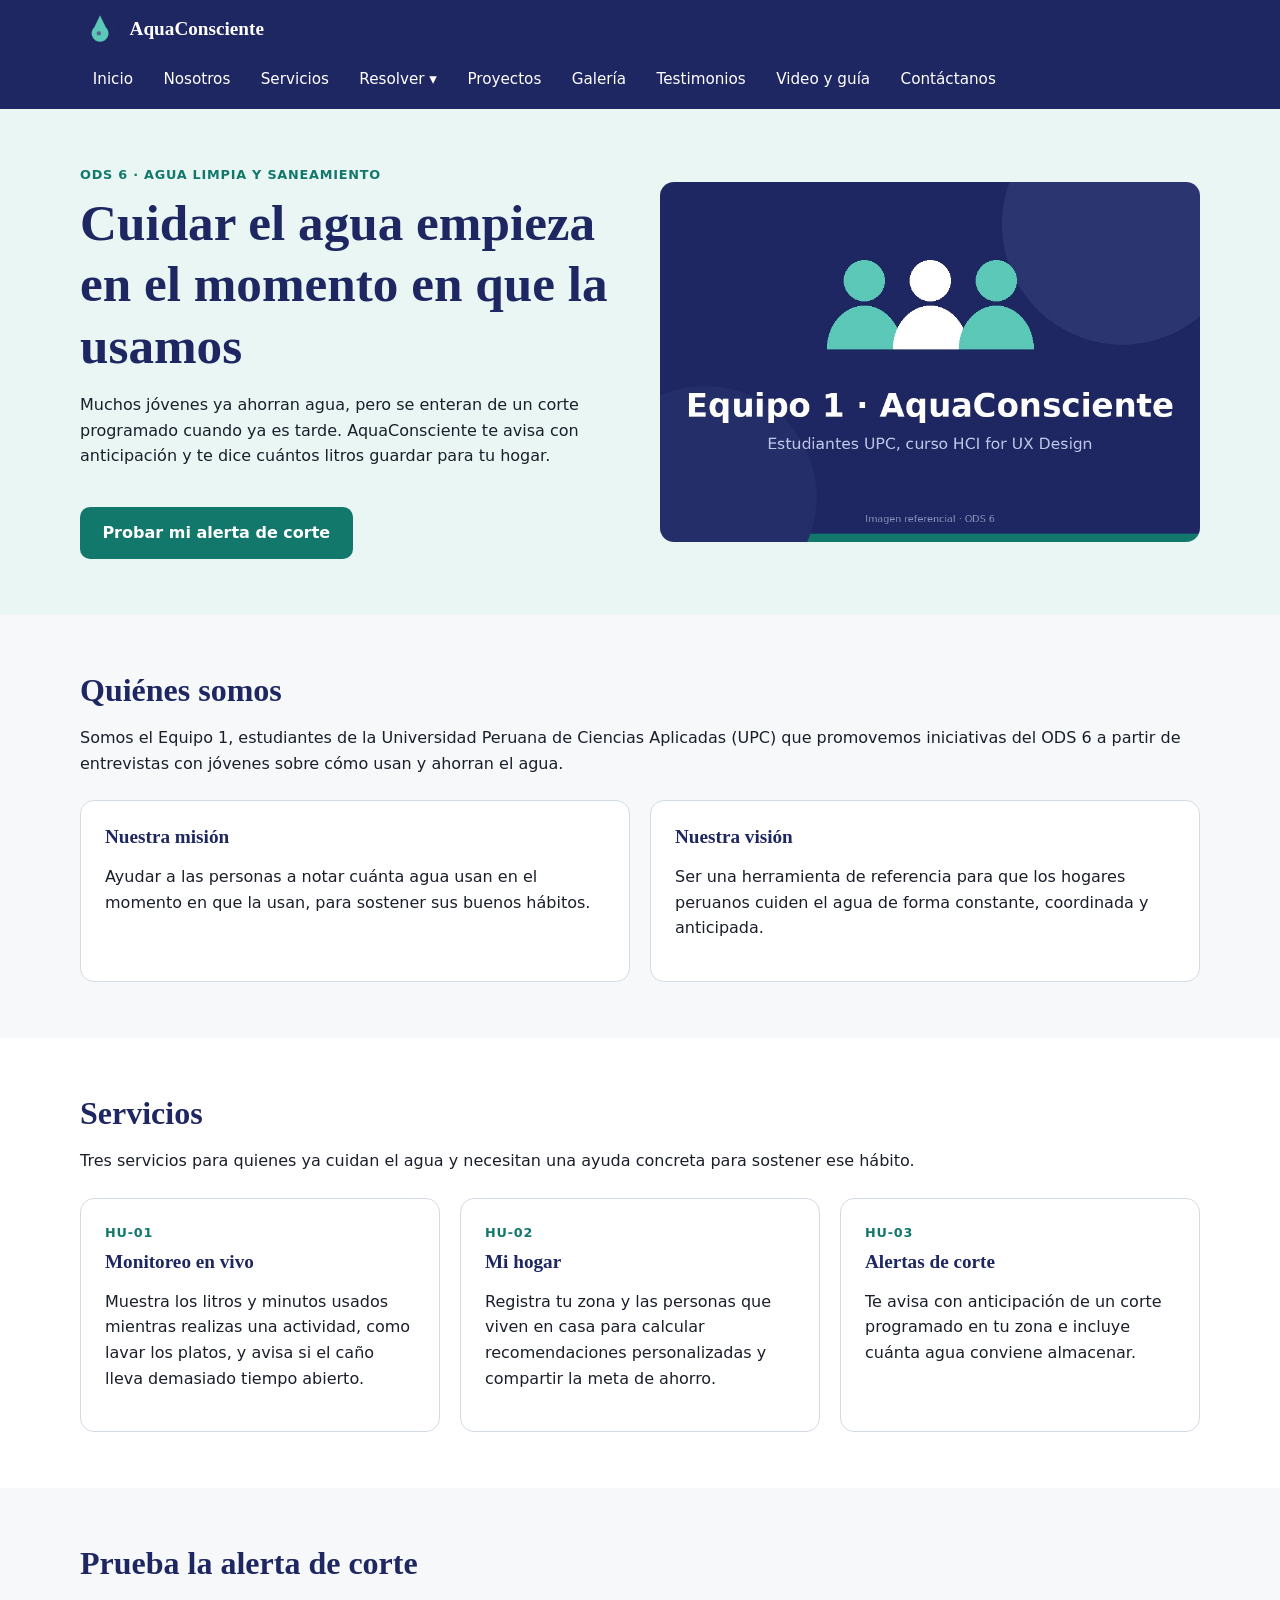
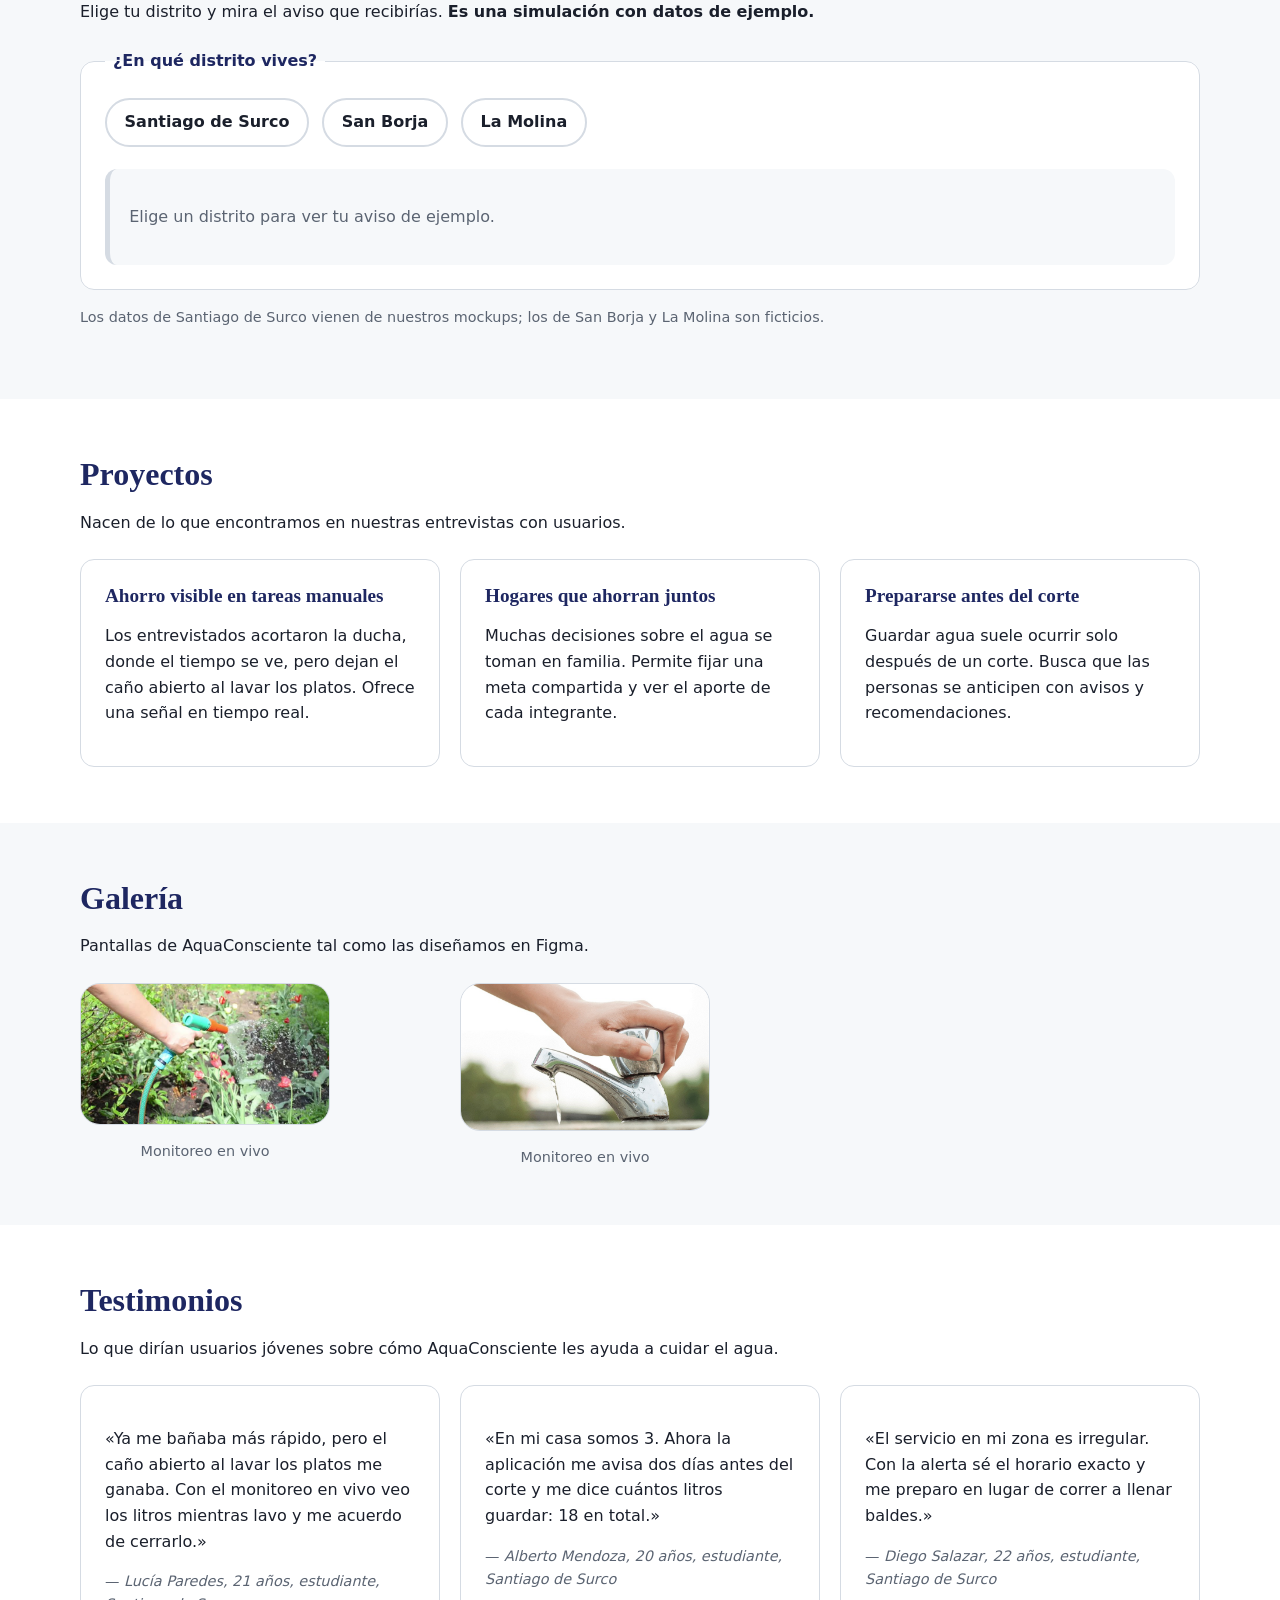
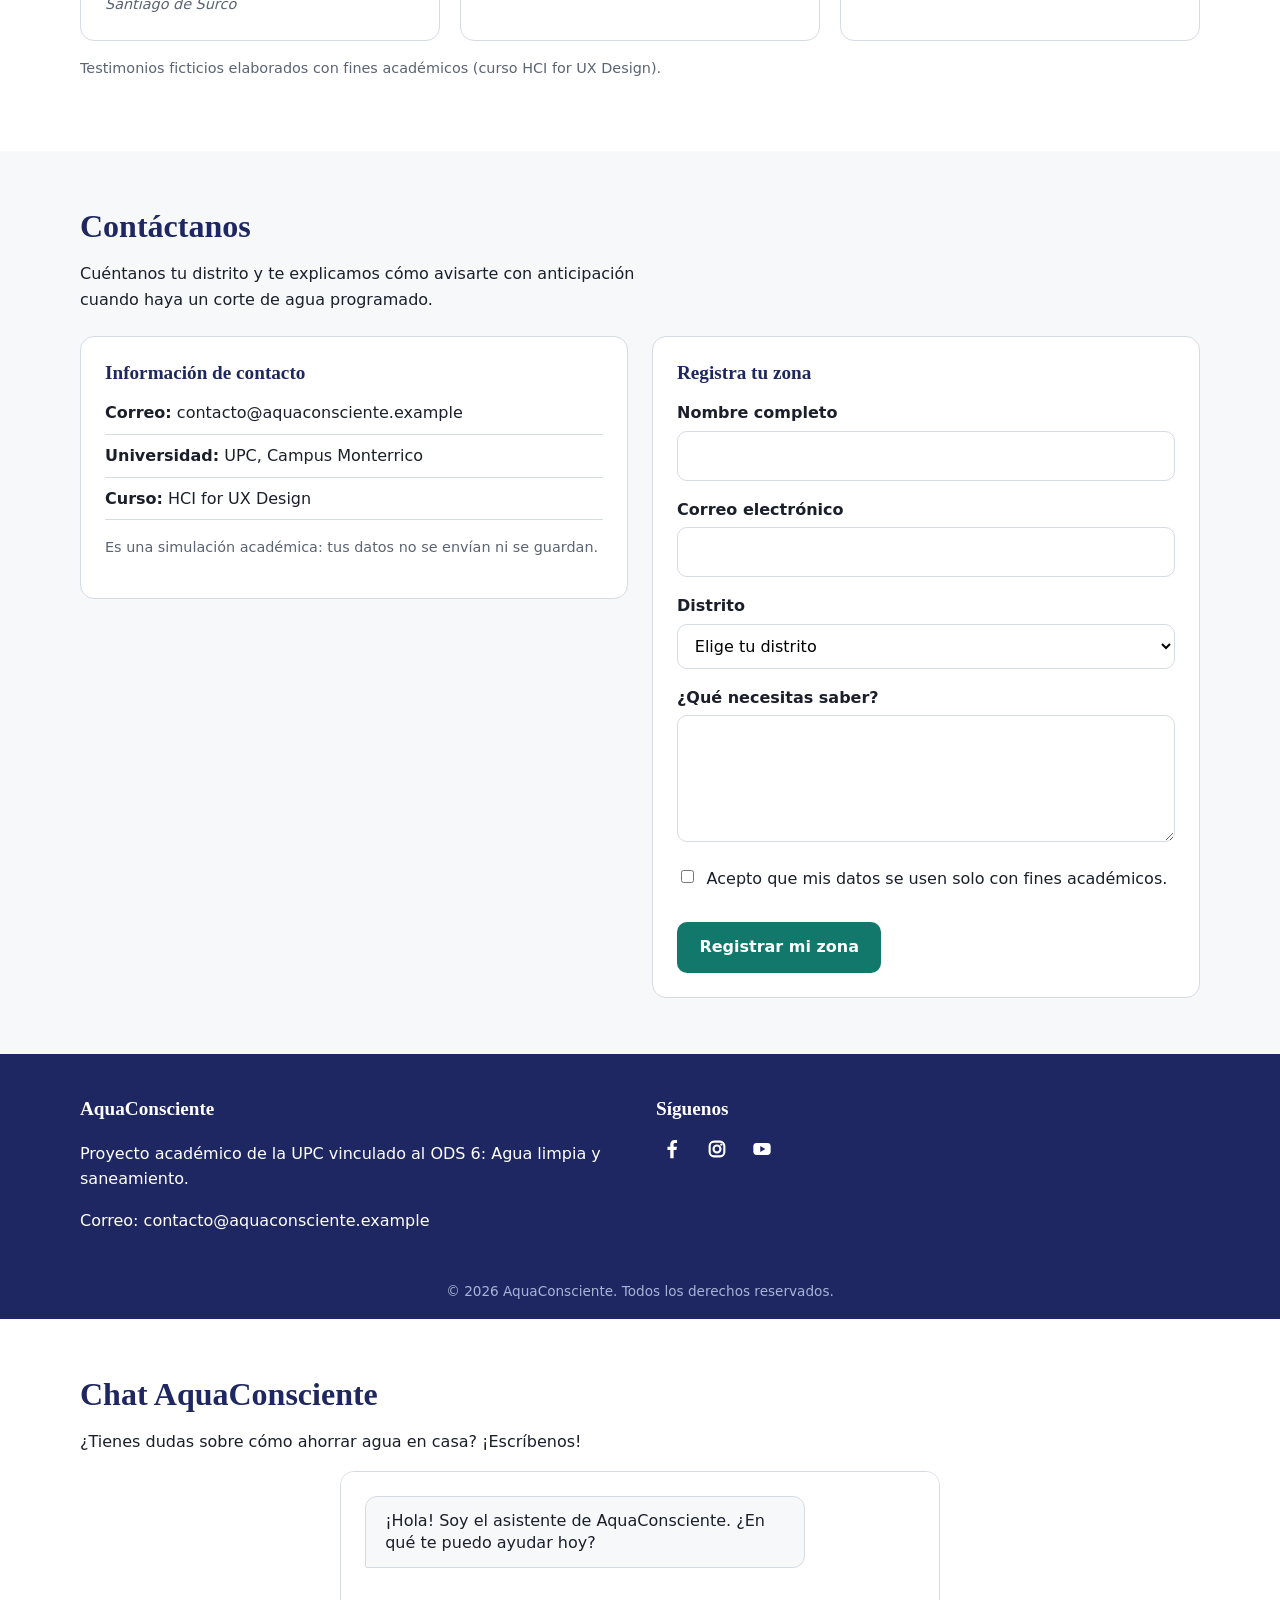
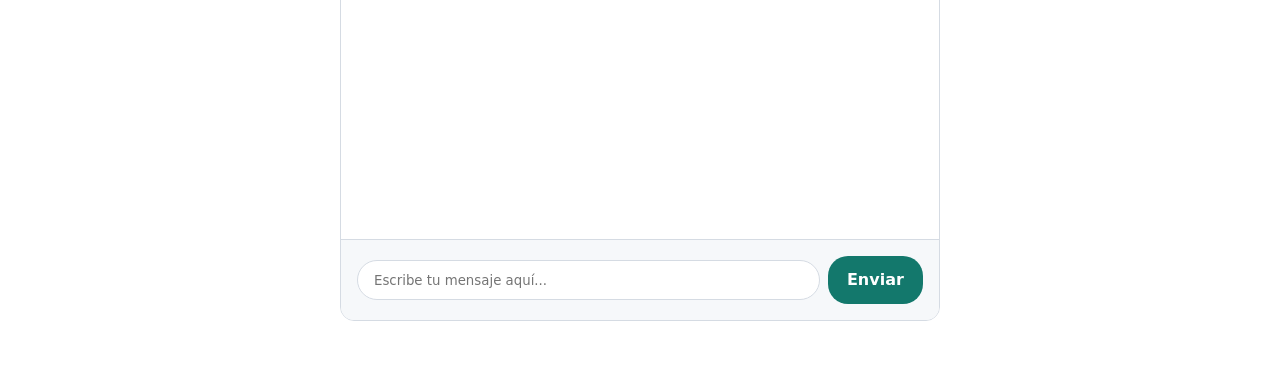
<file: web_site/index.html>
<!DOCTYPE html>
<html lang="es">
<head>
  <meta charset="UTF-8">
  <!-- PASO 1: viewport, hoja de estilos y favicon -->
  <meta name="viewport" content="width=device-width, initial-scale=1.0">
  <title>AquaConsciente | ODS 6: Agua limpia y saneamiento</title>
  <link rel="stylesheet" href="css/estilos.css">
  <link rel="icon" type="image/svg+xml" href="iconos/favicon.svg">
  <!-- Vinculación del JavaScript -->
  <script src="js/main.js" defer></script>
</head>
<body>
  <!-- PASO 3: encabezado fijo con menú horizontal y desplegable vertical -->
  <header class="cabecera">
    <div class="contenedor barra">
      <a class="marca" href="index.html">
        <img src="imagenes/logo.png" alt="Logotipo de AquaConsciente: una gota de agua" width="40" height="40">
        <span>AquaConsciente</span>
      </a>
      <nav aria-label="Navegación principal">
        <ul class="menu">
          <li><a href="index.html#inicio">Inicio</a></li>
          <li><a href="index.html#nosotros">Nosotros</a></li>
          <li><a href="index.html#servicios">Servicios</a></li>
          <li>
            <!-- Desplegable vertical: funciona con clic, Enter y toque -->
            <details class="desplegable">
              <summary>Resolver</summary>
              <ul class="submenu">
                <li><a href="index.html#orientador">Ver mi alerta de corte</a></li>
                <li><a href="index.html#contacto">Registrar mi zona</a></li>
              </ul>
            </details>
          </li>
          <li><a href="index.html#proyectos">Proyectos</a></li>
          <li><a href="index.html#galeria">Galería</a></li>
          <li><a href="index.html#testimonios">Testimonios</a></li>
          <li><a href="recursos.html">Video y guía</a></li>
          <li><a href="index.html#contacto">Contáctanos</a></li>
        </ul>
      </nav>
    </div>
  </header>

  <main>

    <!-- PASO 4: imagen y texto en dos columnas (problema + solución) -->
    <section id="inicio" class="seccion hero">
      <div class="contenedor dos-columnas">
        <div>
          <p class="etiqueta">ODS 6 · Agua limpia y saneamiento</p>
          <h1>Cuidar el agua empieza en el momento en que la usamos</h1>
          <p>
            Muchos jóvenes ya ahorran agua, pero se enteran de un corte
            programado cuando ya es tarde. AquaConsciente te avisa con
            anticipación y te dice cuántos litros guardar para tu hogar.
          </p>
          <a class="boton" href="#orientador">Probar mi alerta de corte</a>
        </div>
        <img class="foto" src="imagenes/nosotros.jpg"
             alt="Equipo 1 de AquaConsciente, estudiantes de la UPC, junto a una gota de agua">
      </div>
    </section>

    <!-- QUIÉNES SOMOS -->
    <section id="nosotros" class="seccion fondo-claro">
      <div class="contenedor">
        <h2>Quiénes somos</h2>
        <p>
          Somos el Equipo 1, estudiantes de la Universidad Peruana de Ciencias
          Aplicadas (UPC) que promovemos iniciativas del ODS 6 a partir de
          entrevistas con jóvenes sobre cómo usan y ahorran el agua.
        </p>
        <div class="tarjetas dos">
          <article class="tarjeta">
            <h3>Nuestra misión</h3>
            <p>Ayudar a las personas a notar cuánta agua usan en el momento en que la usan, para sostener sus buenos hábitos.</p>
          </article>
          <article class="tarjeta">
            <h3>Nuestra visión</h3>
            <p>Ser una herramienta de referencia para que los hogares peruanos cuiden el agua de forma constante, coordinada y anticipada.</p>
          </article>
        </div>
      </div>
    </section>

    <!-- SERVICIOS: una tarjeta por Historia de Usuario -->
    <section id="servicios" class="seccion">
      <div class="contenedor">
        <h2>Servicios</h2>
        <p>Tres servicios para quienes ya cuidan el agua y necesitan una ayuda concreta para sostener ese hábito.</p>
        <div class="tarjetas">
          <article class="tarjeta">
            <p class="etiqueta">HU-01</p>
            <h3>Monitoreo en vivo</h3>
            <p>Muestra los litros y minutos usados mientras realizas una actividad, como lavar los platos, y avisa si el caño lleva demasiado tiempo abierto.</p>
          </article>
          <article class="tarjeta">
            <p class="etiqueta">HU-02</p>
            <h3>Mi hogar</h3>
            <p>Registra tu zona y las personas que viven en casa para calcular recomendaciones personalizadas y compartir la meta de ahorro.</p>
          </article>
          <article class="tarjeta">
            <p class="etiqueta">HU-03</p>
            <h3>Alertas de corte</h3>
            <p>Te avisa con anticipación de un corte programado en tu zona e incluye cuánta agua conviene almacenar.</p>
          </article>
        </div>
      </div>
    </section>

    <!-- PASO 5: ORIENTADOR (primera interacción, solo HTML y CSS) -->
    <section id="orientador" class="seccion fondo-claro">
      <div class="contenedor">
        <h2>Prueba la alerta de corte</h2>
        <p>Elige tu distrito y mira el aviso que recibirías. <strong>Es una simulación con datos de ejemplo.</strong></p>

        <fieldset class="orientador">
          <legend>¿En qué distrito vives?</legend>

          <!-- Cada radio tiene un id distinto y el mismo name: se elige uno a la vez -->
          <input type="radio" name="distrito" id="surco">
          <label for="surco">Santiago de Surco</label>

          <input type="radio" name="distrito" id="borja">
          <label for="borja">San Borja</label>

          <input type="radio" name="distrito" id="molina">
          <label for="molina">La Molina</label>

          <!-- Los paneles deben ser hermanos de los radios para que funcione :checked ~ -->
          <div class="resultados">
            <div class="respuesta inicial">
              <p>Elige un distrito para ver tu aviso de ejemplo.</p>
            </div>

            <div class="respuesta surco">
              <p class="alerta-tag">Corte programado · En 2 días</p>
              <h3>Urb. Las Gardenias, Santiago de Surco</h3>
              <ul>
                <li><strong>Fecha:</strong> jueves 22 de mayo</li>
                <li><strong>Horario estimado:</strong> 8:00 a. m. a 4:00 p. m.</li>
                <li><strong>Plan de preparación:</strong> guarda 18 litros (3 personas, 8 horas de corte).</li>
              </ul>
              <p>Usa recipientes limpios y con tapa. Prioriza agua para beber, cocinar e higiene.</p>
            </div>

            <div class="respuesta borja">
              <p class="alerta-tag">Corte programado · En 3 días</p>
              <h3>Zona de ejemplo, San Borja</h3>
              <ul>
                <li><strong>Fecha:</strong> viernes 23 de mayo</li>
                <li><strong>Horario estimado:</strong> 9:00 a. m. a 1:00 p. m.</li>
                <li><strong>Plan de preparación:</strong> guarda 12 litros (3 personas, 4 horas de corte).</li>
              </ul>
              <p>Llena los recipientes la noche anterior para no depender del horario.</p>
            </div>

            <div class="respuesta molina">
              <p class="alerta-tag ok">Sin cortes programados</p>
              <h3>La Molina</h3>
              <ul>
                <li><strong>Estado:</strong> sin cortes en los últimos 30 días.</li>
                <li><strong>Plan de preparación:</strong> no necesitas guardar agua por ahora.</li>
              </ul>
              <p>Registra tu zona abajo para que te avisemos si esto cambia.</p>
            </div>
          </div>
        </fieldset>
        <p class="nota">Los datos de Santiago de Surco vienen de nuestros mockups; los de San Borja y La Molina son ficticios.</p>
      </div>
    </section>

    <!-- PROYECTOS -->
    <section id="proyectos" class="seccion">
      <div class="contenedor">
        <h2>Proyectos</h2>
        <p>Nacen de lo que encontramos en nuestras entrevistas con usuarios.</p>
        <div class="tarjetas">
          <article class="tarjeta">
            <h3>Ahorro visible en tareas manuales</h3>
            <p>Los entrevistados acortaron la ducha, donde el tiempo se ve, pero dejan el caño abierto al lavar los platos. Ofrece una señal en tiempo real.</p>
          </article>
          <article class="tarjeta">
            <h3>Hogares que ahorran juntos</h3>
            <p>Muchas decisiones sobre el agua se toman en familia. Permite fijar una meta compartida y ver el aporte de cada integrante.</p>
          </article>
          <article class="tarjeta">
            <h3>Prepararse antes del corte</h3>
            <p>Guardar agua suele ocurrir solo después de un corte. Busca que las personas se anticipen con avisos y recomendaciones.</p>
          </article>
        </div>
      </div>
    </section>

    <!-- GALERÍA -->
    <section id="galeria" class="seccion fondo-claro">
      <div class="contenedor">
        <h2>Galería</h2>
        <p>Pantallas de AquaConsciente tal como las diseñamos en Figma.</p>
        <div class="galeria">
          <figure>
            <img src="imagenes/galeria-imagen-referencia.jpeg" alt="Pantalla de monitoreo en vivo con 4,2 litros usados lavando platos y una alerta por caño abierto">
            <figcaption>Monitoreo en vivo</figcaption>
          </figure>
          <figure>
            <img src="imagenes/galeria-imagen2-referencia.jpeg" alt="Pantalla de monitoreo en vivo con 4,2 litros usados lavando platos y una alerta por caño abierto">
            <figcaption>Monitoreo en vivo</figcaption>
          </figure>
        </div>
      </div>
    </section>

    <!-- TESTIMONIOS -->
    <section id="testimonios" class="seccion">
      <div class="contenedor">
        <h2>Testimonios</h2>
        <p>Lo que dirían usuarios jóvenes sobre cómo AquaConsciente les ayuda a cuidar el agua.</p>
        <div class="tarjetas">
          <article class="tarjeta">
            <blockquote>
              <p>«Ya me bañaba más rápido, pero el caño abierto al lavar los platos me ganaba. Con el monitoreo en vivo veo los litros mientras lavo y me acuerdo de cerrarlo.»</p>
              <footer>— <cite>Lucía Paredes, 21 años, estudiante, Santiago de Surco</cite></footer>
            </blockquote>
          </article>
          <article class="tarjeta">
            <blockquote>
              <p>«En mi casa somos 3. Ahora la aplicación me avisa dos días antes del corte y me dice cuántos litros guardar: 18 en total.»</p>
              <footer>— <cite>Alberto Mendoza, 20 años, estudiante, Santiago de Surco</cite></footer>
            </blockquote>
          </article>
          <article class="tarjeta">
            <blockquote>
              <p>«El servicio en mi zona es irregular. Con la alerta sé el horario exacto y me preparo en lugar de correr a llenar baldes.»</p>
              <footer>— <cite>Diego Salazar, 22 años, estudiante, Santiago de Surco</cite></footer>
            </blockquote>
          </article>
        </div>
        <p class="nota">Testimonios ficticios elaborados con fines académicos (curso HCI for UX Design).</p>
      </div>
    </section>

    <!-- CONTÁCTANOS -->
    <section id="contacto" class="seccion fondo-claro">
      <div class="contenedor">

        <h2>Contáctanos</h2>
        <p class="contacto-intro">
          Cuéntanos tu distrito y te explicamos cómo avisarte con anticipación
          cuando haya un corte de agua programado.
        </p>

        <div class="contacto-grid">

          <!-- Columna 1: datos de contacto -->
          <div class="tarjeta contacto-datos">
            <h3>Información de contacto</h3>
            <ul>
              <li><strong>Correo:</strong> contacto@aquaconsciente.example</li>
              <li><strong>Universidad:</strong> UPC, Campus Monterrico</li>
              <li><strong>Curso:</strong> HCI for UX Design</li>
            </ul>
            <p class="nota">
              Es una simulación académica: tus datos no se envían ni se guardan.
            </p>
          </div>

          <!-- Columna 2: formulario -->
          <form class="tarjeta formulario" action="confirmacion.html" method="get">
            <h3>Registra tu zona</h3>

            <label for="nombre">Nombre completo</label>
            <input type="text" id="nombre" required minlength="3">

            <label for="correo">Correo electrónico</label>
            <input type="email" id="correo" required>

            <label for="distrito">Distrito</label>
            <select id="distrito" required>
              <option value="">Elige tu distrito</option>
              <option>Santiago de Surco</option>
              <option>San Borja</option>
              <option>La Molina</option>
              <option>Otro distrito de Lima</option>
            </select>

            <label for="mensaje">¿Qué necesitas saber?</label>
            <textarea id="mensaje" rows="4" required minlength="10"></textarea>

            <div class="casilla">
              <input type="checkbox" id="acepto" required>
              <label for="acepto">Acepto que mis datos se usen solo con fines académicos.</label>
            </div>

            <!-- Párrafo nuevo para mostrar el texto de éxito -->
            <p id="mensaje-estado" style="margin: 0.5rem 0; font-weight: 600;"></p>

            <button type="submit" id="btn-registro" class="boton">Registrar mi zona</button>
          </form>

        </div>
      </div>
    </section>

  </main>

  <!-- Pie de página -->
  <footer class="pie">
    <div class="contenedor pie-grid">
      <div>
        <p class="pie-marca">AquaConsciente</p>
        <p>Proyecto académico de la UPC vinculado al ODS 6: Agua limpia y saneamiento.</p>
        <p>Correo: contacto@aquaconsciente.example</p>
      </div>
      <div>
        <p class="pie-marca">Síguenos</p>
        <ul class="redes">
          <li><a href="https://www.facebook.com/"><img src="iconos/facebook.svg" alt="Facebook" width="32" height="32"></a></li>
          <li><a href="https://www.instagram.com/"><img src="iconos/instagram.svg" alt="Instagram" width="32" height="32"></a></li>
          <li><a href="https://www.youtube.com/"><img src="iconos/youtube.svg" alt="YouTube" width="32" height="32"></a></li>
        </ul>
      </div>
    </div>
    <p class="pie-copy">&copy; 2026 AquaConsciente. Todos los derechos reservados.</p>
  </footer>
</body>
</html>
<!-- SECCIÓN CHAT -->
    <section id="chat" class="seccion">
      <div class="contenedor">
        <h2>Chat AquaConsciente</h2>
        <p>¿Tienes dudas sobre cómo ahorrar agua en casa? ¡Escríbenos!</p>
        
        <!-- Contenedor principal del chat -->
        <div class="tarjeta contenedor-chat">
          <!-- Área donde aparecerán los mensajes -->
          <div id="caja-mensajes" class="caja-mensajes">
            <div class="mensaje bot">
              <p>¡Hola! Soy el asistente de AquaConsciente. ¿En qué te puedo ayudar hoy?</p>
            </div>
          </div>
          
          <!-- Formulario de envío del chat -->
          <form id="formulario-chat" class="formulario-chat">
            <input type="text" id="entrada-chat" placeholder="Escribe tu mensaje aquí..." required autocomplete="off">
            <button type="submit" class="boton">Enviar</button>
          </form>
        </div>
      </div>
    </section>
</file>
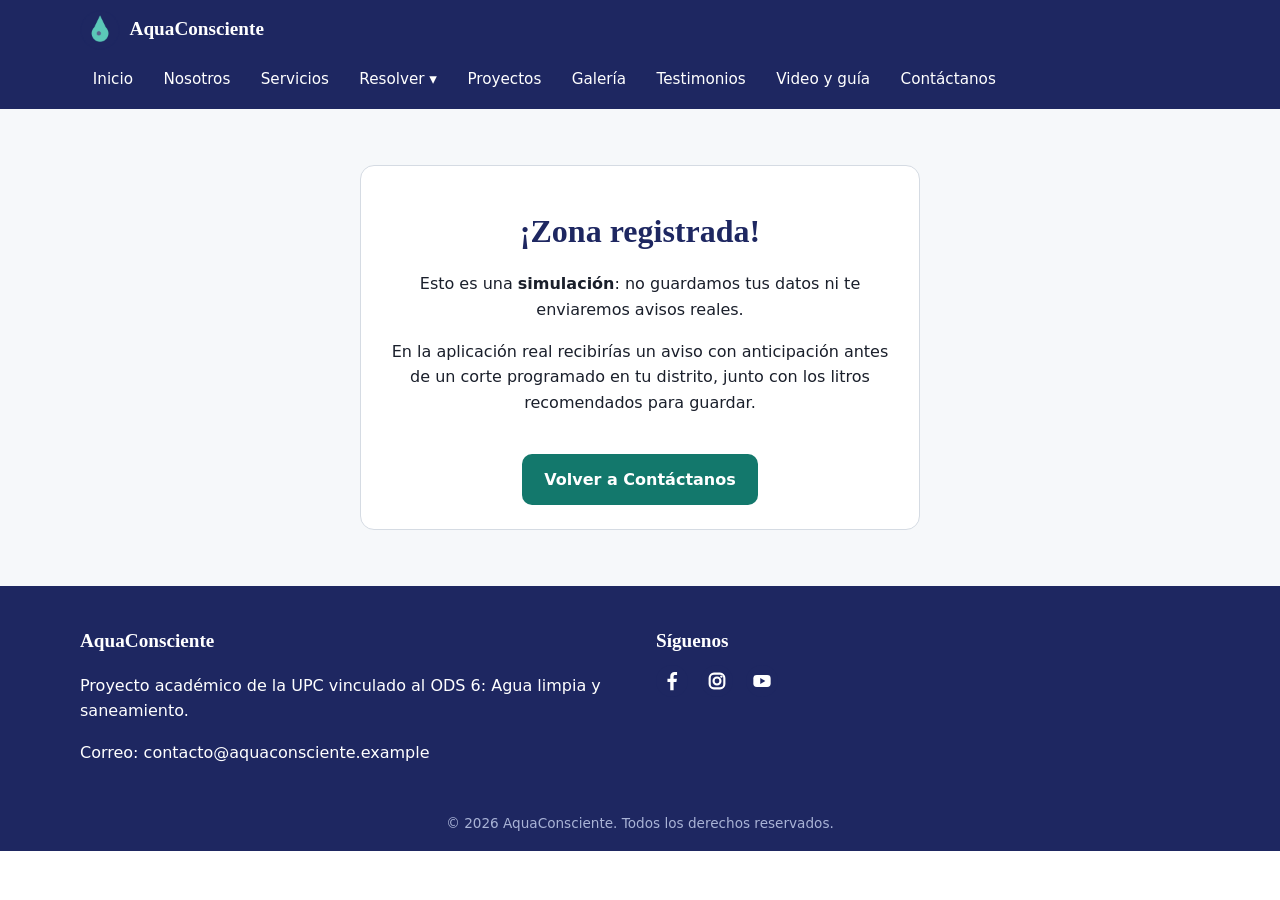
<file: web_site/confirmacion.html>
<!DOCTYPE html>
<html lang="es">
<head>
  <meta charset="UTF-8">
  <meta name="viewport" content="width=device-width, initial-scale=1.0">
  <title>Solicitud simulada | AquaConsciente</title>
  <link rel="stylesheet" href="css/estilos.css">
  <link rel="icon" type="image/svg+xml" href="iconos/favicon.svg">
</head>
<body>
  <header class="cabecera">
    <div class="contenedor barra">
      <a class="marca" href="index.html">
        <img src="imagenes/logo.png" alt="Logotipo de AquaConsciente" width="40" height="40">
        <span>AquaConsciente</span>
      </a>
      <nav aria-label="Navegación principal">
        <ul class="menu">
          <li><a href="index.html#inicio">Inicio</a></li>
          <li><a href="index.html#nosotros">Nosotros</a></li>
          <li><a href="index.html#servicios">Servicios</a></li>
          <li>
            <details class="desplegable">
              <summary>Resolver</summary>
              <ul class="submenu">
                <li><a href="index.html#orientador">Ver mi alerta de corte</a></li>
                <li><a href="index.html#contacto">Registrar mi zona</a></li>
              </ul>
            </details>
          </li>
          <li><a href="index.html#proyectos">Proyectos</a></li>
          <li><a href="index.html#galeria">Galería</a></li>
          <li><a href="index.html#testimonios">Testimonios</a></li>
          <li><a href="recursos.html">Video y guía</a></li>
          <li><a href="index.html#contacto">Contáctanos</a></li>
        </ul>
      </nav>
    </div>
  </header>

  <main class="seccion fondo-claro">
    <div class="contenedor">
      <div class="tarjeta confirmacion">
        <h1>¡Zona registrada!</h1>
        <p>Esto es una <strong>simulación</strong>: no guardamos tus datos ni te enviaremos avisos reales.</p>
        <p>En la aplicación real recibirías un aviso con anticipación antes de un corte programado en tu distrito, junto con los litros recomendados para guardar.</p>
        <a class="boton" href="index.html#contacto">Volver a Contáctanos</a>
      </div>
    </div>
  </main>

  <footer class="pie">
    <div class="contenedor pie-grid">
      <div>
        <p class="pie-marca">AquaConsciente</p>
        <p>Proyecto académico de la UPC vinculado al ODS 6: Agua limpia y saneamiento.</p>
        <p>Correo: contacto@aquaconsciente.example</p>
      </div>
      <div>
        <p class="pie-marca">Síguenos</p>
        <ul class="redes">
          <li><a href="https://www.facebook.com/"><img src="iconos/facebook.svg" alt="Facebook" width="32" height="32"></a></li>
          <li><a href="https://www.instagram.com/"><img src="iconos/instagram.svg" alt="Instagram" width="32" height="32"></a></li>
          <li><a href="https://www.youtube.com/"><img src="iconos/youtube.svg" alt="YouTube" width="32" height="32"></a></li>
        </ul>
      </div>
    </div>
    <p class="pie-copy">&copy; 2026 AquaConsciente. Todos los derechos reservados.</p>
  </footer>
</body>
</html>
</file>
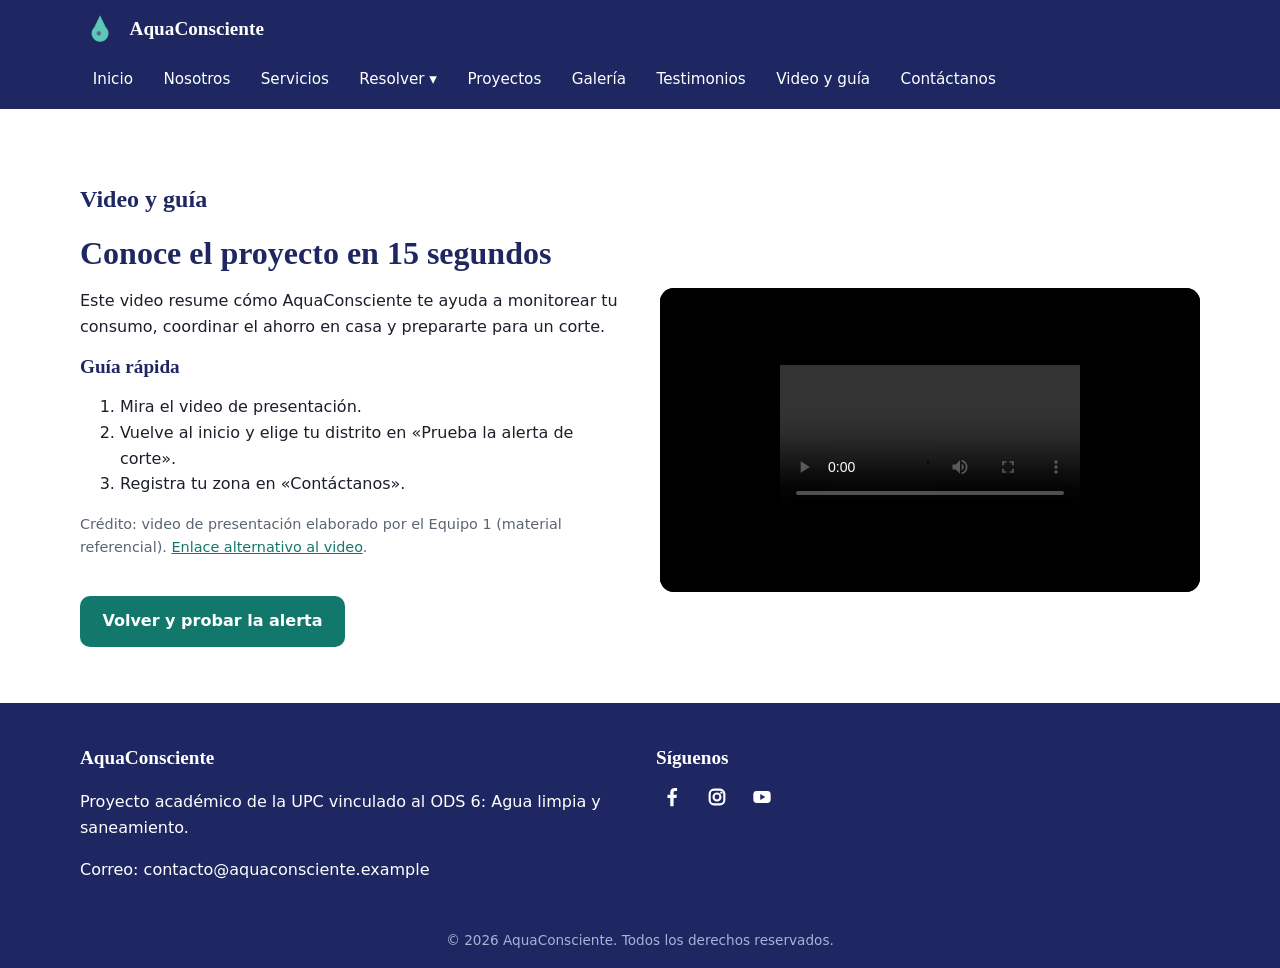
<file: web_site/recursos.html>
<!DOCTYPE html>
<html lang="es">
<head>
  <meta charset="UTF-8">
  <meta name="viewport" content="width=device-width, initial-scale=1.0">
  <title>Video y guía | AquaConsciente</title>
  <link rel="stylesheet" href="css/estilos.css">
  <link rel="icon" type="image/svg+xml" href="iconos/favicon.svg">
</head>
<body>
  <header class="cabecera">
    <div class="contenedor barra">
      <a class="marca" href="index.html">
        <img src="imagenes/logo.png" alt="Logotipo de AquaConsciente" width="40" height="40">
        <span>AquaConsciente</span>
      </a>
      <nav aria-label="Navegación principal">
        <ul class="menu">
          <li><a href="index.html#inicio">Inicio</a></li>
          <li><a href="index.html#nosotros">Nosotros</a></li>
          <li><a href="index.html#servicios">Servicios</a></li>
          <li>
            <details class="desplegable">
              <summary>Resolver</summary>
              <ul class="submenu">
                <li><a href="index.html#orientador">Ver mi alerta de corte</a></li>
                <li><a href="index.html#contacto">Registrar mi zona</a></li>
              </ul>
            </details>
          </li>
          <li><a href="index.html#proyectos">Proyectos</a></li>
          <li><a href="index.html#galeria">Galería</a></li>
          <li><a href="index.html#testimonios">Testimonios</a></li>
          <li><a href="recursos.html">Video y guía</a></li>
          <li><a href="index.html#contacto">Contáctanos</a></li>
        </ul>
      </nav>
    </div>
  </header>

  <main>
    <section class="seccion">
      <div class="contenedor">
        <h1>Video y guía</h1>
        <div class="dos-columnas">
          <div>
            <h2>Conoce el proyecto en 15 segundos</h2>
            <p>
              Este video resume cómo AquaConsciente te ayuda a monitorear tu
              consumo, coordinar el ahorro en casa y prepararte para un corte.
            </p>
            <h3>Guía rápida</h3>
            <ol>
              <li>Mira el video de presentación.</li>
              <li>Vuelve al inicio y elige tu distrito en «Prueba la alerta de corte».</li>
              <li>Registra tu zona en «Contáctanos».</li>
            </ol>
            <p class="nota">
              Crédito: video de presentación elaborado por el Equipo 1 (material
              referencial). <a href="videos/presentacion.mp4">Enlace alternativo al video</a>.
            </p>
            <a class="boton" href="index.html#orientador">Volver y probar la alerta</a>
          </div>
          <iframe class="video" src="videos/presentacion.mp4"
                  title="Video de presentación de AquaConsciente" allowfullscreen></iframe>
        </div>
      </div>
    </section>
  </main>

  <footer class="pie">
    <div class="contenedor pie-grid">
      <div>
        <p class="pie-marca">AquaConsciente</p>
        <p>Proyecto académico de la UPC vinculado al ODS 6: Agua limpia y saneamiento.</p>
        <p>Correo: contacto@aquaconsciente.example</p>
      </div>
      <div>
        <p class="pie-marca">Síguenos</p>
        <ul class="redes">
          <li><a href="https://www.facebook.com/"><img src="iconos/facebook.svg" alt="Facebook" width="32" height="32"></a></li>
          <li><a href="https://www.instagram.com/"><img src="iconos/instagram.svg" alt="Instagram" width="32" height="32"></a></li>
          <li><a href="https://www.youtube.com/"><img src="iconos/youtube.svg" alt="YouTube" width="32" height="32"></a></li>
        </ul>
      </div>
    </div>
    <p class="pie-copy">&copy; 2026 AquaConsciente. Todos los derechos reservados.</p>
  </footer>
</body>
</html>
</file>
<file: web_site/css/estilos.css>
/* =====================================================
   AquaConsciente · estilos compartidos
   ===================================================== */

:root {
  --azul: #1E2761;
  --verde: #13786C;
  --verde-oscuro: #0F5F55;
  --menta: #E9F6F3;
  --fondo: #F6F8FA;
  --borde: #D5DBE3;
  --texto: #1A1F2B;
  --gris: #5B6472;
  --naranja: #E07B1E;
}

* {
  box-sizing: border-box;
}

html {
  scroll-behavior: smooth;
}

body {
  margin: 0;
  font-family: "Segoe UI", system-ui, sans-serif;
  color: var(--texto);
  line-height: 1.6;
  background: #fff;
}

img {
  max-width: 100%;
  height: auto;
}

a {
  color: var(--verde);
}

h1,
h2,
h3 {
  font-family: Georgia, "Times New Roman", serif;
  color: var(--azul);
  line-height: 1.2;
}

h2 {
  font-size: 2rem;
  margin: 0 0 .6rem;
}

h3 {
  font-size: 1.2rem;
  margin: 0 0 .5rem;
}

.contenedor {
  width: 92%;
  max-width: 1120px;
  margin: 0 auto;
}

.seccion {
  padding: 3.5rem 0;
}

.fondo-claro {
  background: var(--fondo);
}

.etiqueta {
  font-size: .8rem;
  font-weight: 700;
  letter-spacing: .06em;
  text-transform: uppercase;
  color: var(--verde);
  margin: 0 0 .4rem;
}

.nota {
  font-size: .9rem;
  color: var(--gris);
  margin-top: 1rem;
}

.tarjeta {
  background: #fff;
  border: 1px solid var(--borde);
  border-radius: 14px;
  padding: 1.5rem;
}

.tarjetas {
  display: grid;
  grid-template-columns: repeat(3, minmax(0, 1fr));
  gap: 1.25rem;
  margin-top: 1.5rem;
}

.tarjetas.dos {
  grid-template-columns: repeat(2, minmax(0, 1fr));
}

.tarjeta blockquote {
  margin: 0;
}

.tarjeta blockquote footer {
  margin-top: .8rem;
  font-size: .9rem;
  color: var(--gris);
}

.boton {
  display: inline-block;
  margin-top: 1.4rem;
  padding: .8rem 1.4rem;
  background: var(--verde);
  color: #fff;
  font: inherit;
  font-weight: 700;
  border: 0;
  border-radius: 10px;
  cursor: pointer;
  text-decoration: none;
}

.boton:hover {
  background: var(--verde-oscuro);
}

a:focus-visible,
button:focus-visible,
input:focus-visible,
select:focus-visible,
textarea:focus-visible,
summary:focus-visible {
  outline: 3px solid var(--naranja);
  outline-offset: 2px;
}

.cabecera {
  position: sticky;
  top: 0;
  z-index: 100;
  background: var(--azul);
}

.barra {
  display: flex;
  flex-wrap: wrap;
  align-items: center;
  justify-content: space-between;
  gap: .6rem 1rem;
  padding: .6rem 0;
}

.marca {
  display: flex;
  align-items: center;
  gap: .6rem;
  color: #fff;
  text-decoration: none;
  font-family: Georgia, serif;
  font-weight: 700;
  font-size: 1.2rem;
}

.marca img {
  border-radius: 50%;
}

section[id],
main[id] {
  scroll-margin-top: 130px;
}

.menu {
  display: flex;
  flex-wrap: wrap;
  gap: .3rem;
  list-style: none;
  margin: 0;
  padding: 0;
}

.menu a,
.desplegable summary {
  display: block;
  padding: .5rem .8rem;
  color: #fff;
  text-decoration: none;
  font-size: .95rem;
  border-radius: 8px;
  cursor: pointer;
}

.menu a:hover,
.desplegable summary:hover {
  background: #2B356F;
}

.desplegable {
  position: relative;
}

.desplegable summary {
  list-style: none;
}

.desplegable summary::-webkit-details-marker {
  display: none;
}

.desplegable summary::after {
  content: " ▾";
}

.submenu {
  position: absolute;
  top: 100%;
  left: 0;
  width: 230px;
  max-height: 60vh;
  overflow-y: auto;
  list-style: none;
  margin: .3rem 0 0;
  padding: .4rem;
  background: #fff;
  border: 1px solid var(--borde);
  border-radius: 10px;
  box-shadow: 0 8px 20px rgba(0, 0, 0, .15);
}

.submenu a {
  color: var(--azul);
}

.submenu a:hover {
  background: var(--menta);
}

.hero {
  background: var(--menta);
}

.hero h1 {
  font-size: clamp(2rem, 4vw, 3.4rem);
  margin: 0 0 1rem;
}

.dos-columnas {
  display: grid;
  grid-template-columns: repeat(2, minmax(0, 1fr));
  gap: 2.5rem;
  align-items: center;
}

.foto {
  width: 100%;
  border-radius: 14px;
  object-fit: cover;
}

.video {
  width: 100%;
  aspect-ratio: 16 / 9;
  border: 0;
  border-radius: 14px;
  background: #000;
}

.orientador {
  border: 1px solid var(--borde);
  border-radius: 14px;
  background: #fff;
  padding: 1.5rem;
  margin: 1.5rem 0 0;
}

.orientador legend {
  font-weight: 700;
  padding: 0 .5rem;
  color: var(--azul);
}

.orientador input[type="radio"] {
  position: absolute;
  opacity: 0;
  width: 1px;
  height: 1px;
}

.orientador label {
  display: inline-block;
  margin: 0 .5rem .6rem 0;
  padding: .6rem 1.1rem;
  border: 2px solid var(--borde);
  border-radius: 999px;
  cursor: pointer;
  font-weight: 600;
}

.orientador label:hover {
  border-color: var(--verde);
}

.orientador input:checked+label {
  background: var(--verde);
  border-color: var(--verde);
  color: #fff;
}

.orientador input:focus-visible+label {
  outline: 3px solid var(--naranja);
  outline-offset: 2px;
}

.resultados {
  margin-top: .8rem;
}

.respuesta {
  display: none;
  padding: 1.2rem;
  border-radius: 12px;
  background: var(--fondo);
  border-left: 5px solid var(--naranja);
}

.respuesta.inicial {
  display: block;
  border-left-color: var(--borde);
  color: var(--gris);
}

.orientador input:checked~.resultados .inicial {
  display: none;
}

#surco:checked~.resultados .surco,
#borja:checked~.resultados .borja,
#molina:checked~.resultados .molina {
  display: block;
}

.respuesta.molina {
  border-left-color: var(--verde);
}

.respuesta ul {
  padding-left: 1.2rem;
}

.alerta-tag {
  display: inline-block;
  margin: 0 0 .5rem;
  padding: .2rem .7rem;
  border-radius: 999px;
  background: #FDECD8;
  color: #8A4B0D;
  font-size: .85rem;
  font-weight: 700;
}

.alerta-tag.ok {
  background: var(--menta);
  color: var(--verde-oscuro);
}

.galeria {
  display: grid;
  grid-template-columns: repeat(3, minmax(0, 1fr));
  gap: 1.25rem;
  margin-top: 1.5rem;
}

.galeria figure {
  margin: 0;
  width: 250px;
  text-align: center;
}

.galeria img {
  width: 100%;
  border-radius: 20px;
  border: 1px solid var(--borde);
}

.galeria figcaption {
  margin-top: .5rem;
  font-size: .9rem;
  color: var(--gris);
}

.contacto-intro {
  max-width: 60ch;
  margin-bottom: 1.5rem;
}

.contacto-grid {
  display: grid;
  grid-template-columns: repeat(2, minmax(0, 1fr));
  gap: 1.5rem;
  align-items: start;
}

.contacto-datos ul {
  list-style: none;
  margin: 0;
  padding: 0;
}

.contacto-datos li {
  overflow-wrap: anywhere;
  padding: .5rem 0;
  border-bottom: 1px solid var(--borde);
}

.formulario label {
  display: block;
  font-weight: 600;
  margin: 1rem 0 .3rem;
}

.formulario input[type="text"],
.formulario input[type="email"],
.formulario select,
.formulario textarea {
  width: 100%;
  padding: .7rem .8rem;
  font: inherit;
  border: 1px solid var(--borde);
  border-radius: 10px;
  background: #fff;
}

.casilla {
  display: flex;
  gap: .6rem;
  align-items: flex-start;
  margin-top: 1rem;
}

.casilla label {
  margin: 0;
  font-weight: 400;
}

.casilla input {
  margin-top: .3rem;
}

.confirmacion {
  text-align: center;
  max-width: 560px;
  margin: 0 auto;
}

.pie {
  background: var(--azul);
  color: #fff;
  padding: 2.5rem 0 1rem;
}

.pie a {
  color: #fff;
}

.pie-grid {
  display: grid;
  grid-template-columns: repeat(2, minmax(0, 1fr));
  gap: 2rem;
}

.pie-marca {
  font-family: Georgia, serif;
  font-weight: 700;
  font-size: 1.2rem;
  margin: 0 0 .5rem;
}

.redes {
  display: flex;
  gap: .8rem;
  list-style: none;
  margin: 0;
  padding: 0;
}

.pie-copy {
  text-align: center;
  margin: 2rem 0 0;
  font-size: .85rem;
  color: #A9B3D6;
}

@media (max-width: 900px) {
  .barra {
    gap: .4rem;
  }

  .tarjetas {
    grid-template-columns: repeat(2, minmax(0, 1fr));
  }

  .galeria {
    grid-template-columns: repeat(2, minmax(0, 1fr));
  }

  .contacto-grid {
    grid-template-columns: 1fr;
  }

  h2 {
    font-size: 1.7rem;
  }
}

@media (max-width: 600px) {
  .seccion {
    padding: 2.5rem 0;
  }

  .dos-columnas,
  .tarjetas,
  .tarjetas.dos,
  .galeria,
  .pie-grid {
    grid-template-columns: 1fr;
  }

  .menu {
    flex-direction: row;
    flex-wrap: wrap;
  }

  .menu a,
  .desplegable summary {
    padding: .45rem .6rem;
    font-size: .9rem;
  }

  .submenu {
    left: auto;
    right: 0;
    width: 205px;
    max-width: 85vw;
  }

  section[id],
  main[id] {
    scroll-margin-top: 190px;
  }

  .boton {
    width: 100%;
    text-align: center;
  }

  .galeria img {
    max-width: 280px;
  }
}
/* =====================================================
   CHAT AQUACONSCIENTE
   ===================================================== */
.contenedor-chat {
  display: flex;
  flex-direction: column;
  max-width: 600px;
  margin: 0 auto;
  height: 450px;
  padding: 0; /* Sobrescribimos el padding de la clase .tarjeta */
  overflow: hidden;
}

.caja-mensajes {
  flex: 1;
  padding: 1.5rem;
  overflow-y: auto;
  display: flex;
  flex-direction: column;
  gap: 1rem;
  background: #fff;
}

/* Diseño base de las burbujas de mensaje */
.mensaje {
  max-width: 80%;
  padding: 0.8rem 1.2rem;
  border-radius: 12px;
  line-height: 1.4;
  word-wrap: break-word;
}

.mensaje p {
  margin: 0;
}

/* Mensaje del Bot (alineado a la izquierda) */
.mensaje.bot {
  align-self: flex-start;
  background: var(--fondo);
  border: 1px solid var(--borde);
  color: var(--texto);
  border-bottom-left-radius: 2px;
}

/* Mensaje del Usuario (alineado a la derecha) */
.mensaje.usuario {
  align-self: flex-end;
  background: var(--verde);
  color: #fff;
  border-bottom-right-radius: 2px;
}

/* Área de input de texto inferior */
.formulario-chat {
  display: flex;
  padding: 1rem;
  background: var(--fondo);
  border-top: 1px solid var(--borde);
  gap: 0.5rem;
  align-items: center;
}

.formulario-chat input {
  flex: 1;
  padding: 0.7rem 1rem;
  border: 1px solid var(--borde);
  border-radius: 20px;
  font-family: inherit;
}

.formulario-chat input:focus-visible {
  outline: 2px solid var(--naranja);
}

.formulario-chat .boton {
  margin: 0; /* Quitamos el margin-top de la clase base */
  padding: 0.7rem 1.2rem;
  border-radius: 20px;
}
</file>
